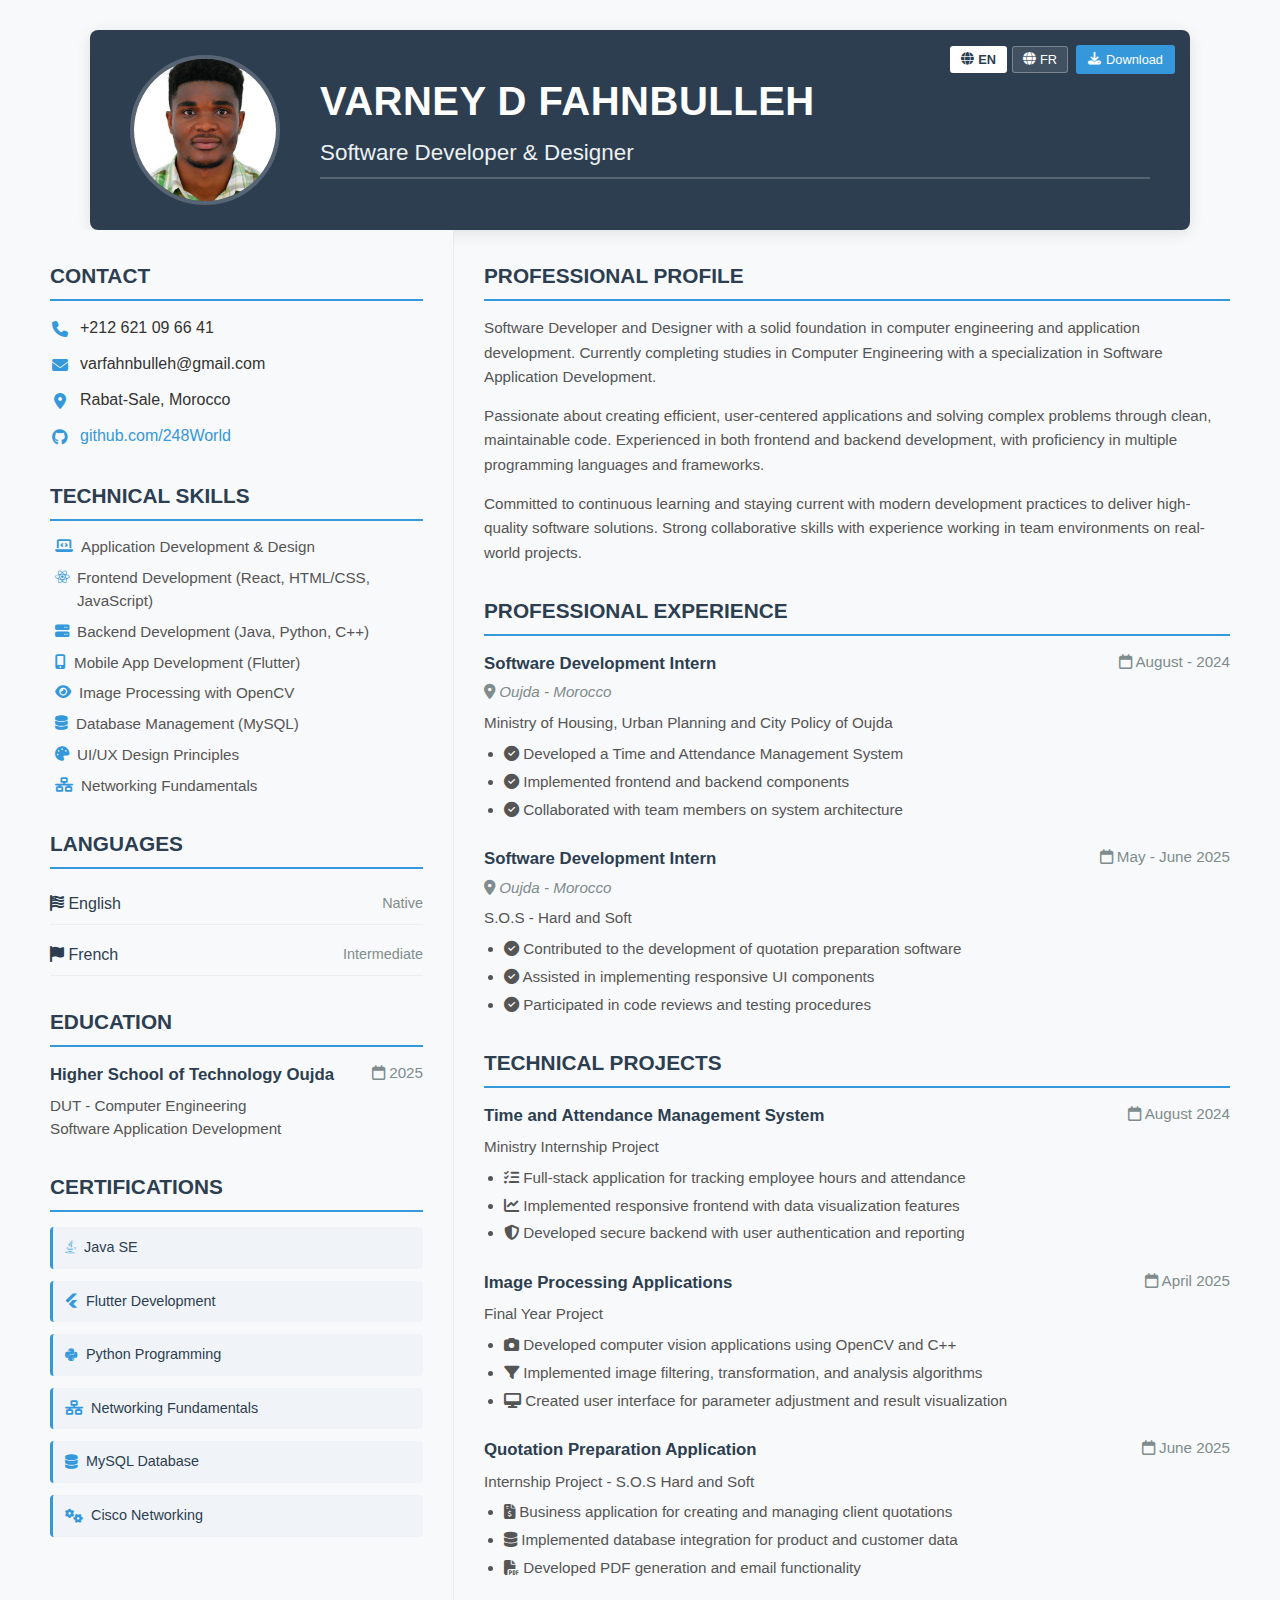
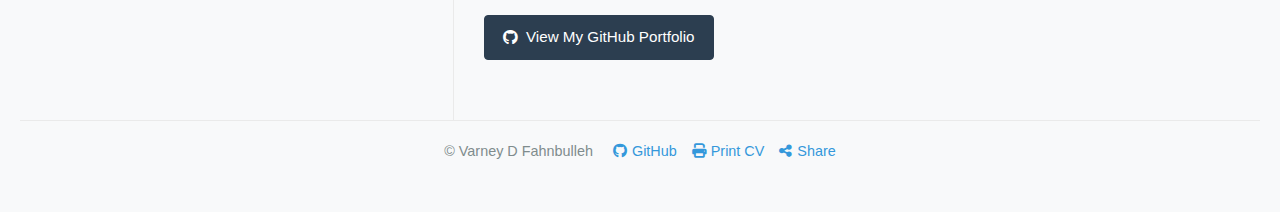
<file: cv.html>
<!DOCTYPE html>
<html lang="en">
<head>
    <meta charset="UTF-8">
    <meta name="viewport" content="width=device-width, initial-scale=1.0">
    <title>Varney D Fahnbulleh - Software Developer & Designer</title>
    <link rel="stylesheet" href="https://cdnjs.cloudflare.com/ajax/libs/font-awesome/6.4.0/css/all.min.css">
    <link rel="stylesheet" href="cs.css">
        
</head>
<body>
    <div class="cv-container">
        <header class="cv-header">
            <div class="header-controls">
                <div class="language-switcher">
                    <button class="lang-btn active" id="english-btn">
                        <i class="fas fa-globe"></i>
                        EN
                    </button>
                    <button class="lang-btn" id="french-btn">
                        <i class="fas fa-globe"></i>
                        FR
                    </button>
                </div>
                
                <a href="#" class="download-btn" id="download-btn">
                    <i class="fas fa-download"></i>
                    <span id="download-text">Download</span>
                </a>
            </div>
            
            <div class="header-content">
                <img class="profile-img" src="varney.jpeg" alt="Varney D Fahnbulleh Profile Picture">
                
                <div class="name-title">
                    <h1 id="name">VARNEY D FAHNBULLEH</h1>
                    <div class="job-title" id="job-title">Software Developer & Designer</div>
                    
    
                    </div>
                </div>
            </div>
        </header>
        
        <div class="cv-body">
            <div class="left-column">
                <!-- Contact Section -->
                <div class="section">
                    <div class="section-title">
                        <span id="contact-title">CONTACT</span>
                    </div>
                    
                    <div class="contact-details">
                        <div class="contact-detail-item">
                            <div class="contact-icon">
                                <i class="fas fa-phone"></i>
                            </div>
                            <div id="phone-number">+212 621 09 66 41</div>
                        </div>
                        
                        <div class="contact-detail-item">
                            <div class="contact-icon">
                                <i class="fas fa-envelope"></i>
                            </div>
                            <div id="email">varfahnbulleh@gmail.com</div>
                        </div>
                        
                        <div class="contact-detail-item">
                            <div class="contact-icon">
                                <i class="fas fa-map-marker-alt"></i>
                            </div>
                            <div id="location">Rabat-Sale, Maroc</div>
                        </div>
                        
                        <div class="contact-detail-item">
                            <div class="contact-icon">
                                <i class="fab fa-github"></i>
                            </div>
                            <div>
                                <a href="https://github.com/248World" target="_blank" style="color: #3498db; text-decoration: none;" id="github-contact">github.com/248World</a>
                            </div>
                        </div>
                    </div>
                </div>
                
                <!-- Skills Section -->
                <div class="section">
                    <div class="section-title">
                        <span id="skills-title">TECHNICAL SKILLS</span>
                    </div>
                    
                    <div class="detailed-skills">
                        <div class="detailed-skill-item" id="skill1">
                            <i class="fas fa-laptop-code"></i>
                            <span>Application Development & Design</span>
                        </div>
                        <div class="detailed-skill-item" id="skill2">
                            <i class="fab fa-react"></i>
                            <span>Frontend Development (React, HTML/CSS, JavaScript)</span>
                        </div>
                        <div class="detailed-skill-item" id="skill3">
                            <i class="fas fa-server"></i>
                            <span>Backend Development (Java, Python, C++)</span>
                        </div>
                        <div class="detailed-skill-item" id="skill4">
                            <i class="fas fa-mobile-alt"></i>
                            <span>Mobile App Development (Flutter)</span>
                        </div>
                        <div class="detailed-skill-item" id="skill5">
                            <i class="fas fa-eye"></i>
                            <span>Image Processing with OpenCV</span>
                        </div>
                        <div class="detailed-skill-item" id="skill6">
                            <i class="fas fa-database"></i>
                            <span>Database Management (MySQL)</span>
                        </div>
                        <div class="detailed-skill-item" id="skill7">
                            <i class="fas fa-palette"></i>
                            <span>UI/UX Design Principles</span>
                        </div>
                        <div class="detailed-skill-item" id="skill8">
                            <i class="fas fa-network-wired"></i>
                            <span>Networking Fundamentals</span>
                        </div>
                    </div>
                </div>
                
                <!-- Languages Section -->
                <div class="section">
                    <div class="section-title">
                        <span id="languages-title">LANGUAGES</span>
                    </div>
                    
                    <div class="languages-list">
                        <div class="language-item">
                            <span class="language-name" id="lang1">
                                <i class="fas fa-flag-usa"></i> English
                            </span>
                            <span class="language-level" id="lang1-level">Native</span>
                        </div>
                        <div class="language-item">
                            <span class="language-name" id="lang2">
                                <i class="fas fa-flag"></i> French
                            </span>
                            <span class="language-level" id="lang2-level">Intermediate</span>
                        </div>
                    </div>
                </div>
                
                <!-- Education in Left Column -->
                <div class="section">
                    <div class="section-title">
                        <span id="education-title-left">EDUCATION</span>
                    </div>
                    
                    <div class="item">
                        <div class="item-header">
                            <div class="item-title" id="edu-left-title1">Higher School of Technology Oujda</div>
                            <div class="item-date" id="edu-left-date1">
                                <i class="far fa-calendar"></i> 2025
                            </div>
                        </div>
                        <div class="item-description" id="edu-left-desc1">DUT - Computer Engineering<br>Software Application Development</div>
                    </div>
                </div>
                
                <!-- Certifications -->
                <div class="section">
                    <div class="section-title">
                        <span id="certifications-title">CERTIFICATIONS</span>
                    </div>
                    
                    <div class="certifications-list">
                        <div class="cert-tag" id="cert1">
                            <i class="fab fa-java"></i> Java SE
                        </div>
                        <div class="cert-tag" id="cert2">
                            <i class="fab fa-flutter"></i> Flutter Development
                        </div>
                        <div class="cert-tag" id="cert3">
                            <i class="fab fa-python"></i> Python Programming
                        </div>
                        <div class="cert-tag" id="cert4">
                            <i class="fas fa-network-wired"></i> Networking Fundamentals
                        </div>
                        <div class="cert-tag" id="cert5">
                            <i class="fas fa-database"></i> MySQL Database
                        </div>
                        <div class="cert-tag" id="cert6">
                            <i class="fas fa-cogs"></i> Cisco Networking
                        </div>
                    </div>
                </div>
            </div>
            
            <div class="right-column">
                <!-- Profile Section - NOW AT THE TOP -->
                <div class="section">
                    <div class="section-title">
                        <span id="profile-title">PROFESSIONAL PROFILE</span>
                    </div>
                    
                    <div class="profile-text" id="profile-text1">
                        Software Developer and Designer with a solid foundation in computer engineering and application development. Currently completing studies in Computer Engineering with a specialization in Software Application Development.
                    </div>
                    
                    <div class="profile-text" id="profile-text2">
                        Passionate about creating efficient, user-centered applications and solving complex problems through clean, maintainable code. Experienced in both frontend and backend development, with proficiency in multiple programming languages and frameworks.
                    </div>
                    
                    <div class="profile-text" id="profile-text3">
                        Committed to continuous learning and staying current with modern development practices to deliver high-quality software solutions. Strong collaborative skills with experience working in team environments on real-world projects.
                    </div>
                </div>
                
                <!-- Experience Section -->
                <div class="section">
                    <div class="section-title">
                        <span id="experience-title">PROFESSIONAL EXPERIENCE</span>
                    </div>
                    
                    <div class="item">
                        <div class="item-header">
                            <div class="item-title" id="intern-title1">Software Development Intern</div>
                            <div class="item-date" id="intern-date1">
                                <i class="far fa-calendar"></i> August - 2024
                            </div>
                        </div>
                        <div class="item-location" id="intern-location1">
                            <i class="fas fa-map-marker-alt"></i> Oujda - Morocco
                        </div>
                        <div class="item-description" id="intern-org1">Ministry of Housing, Urban Planning and City Policy of Oujda</div>
                        <ul>
                            <li id="intern-task1"><i class="fas fa-check-circle"></i> Developed a Time and Attendance Management System</li>
                            <li id="intern-task2"><i class="fas fa-check-circle"></i> Implemented frontend and backend components</li>
                            <li id="intern-task3"><i class="fas fa-check-circle"></i> Collaborated with team members on system architecture</li>
                        </ul>
                    </div>
                    
                    <div class="item">
                        <div class="item-header">
                            <div class="item-title" id="intern-title2">Software Development Intern</div>
                            <div class="item-date" id="intern-date2">
                                <i class="far fa-calendar"></i> May - June 2025
                            </div>
                        </div>
                        <div class="item-location" id="intern-location2">
                            <i class="fas fa-map-marker-alt"></i> Oujda - Morocco
                        </div>
                        <div class="item-description" id="intern-org2">S.O.S - Hard and Soft</div>
                        <ul>
                            <li id="intern-task4"><i class="fas fa-check-circle"></i> Contributed to the development of quotation preparation software</li>
                            <li id="intern-task5"><i class="fas fa-check-circle"></i> Assisted in implementing responsive UI components</li>
                            <li id="intern-task6"><i class="fas fa-check-circle"></i> Participated in code reviews and testing procedures</li>
                        </ul>
                    </div>
                </div>
                
                <!-- Projects Section -->
                <div class="section">
                    <div class="section-title">
                        <span id="projects-title">TECHNICAL PROJECTS</span>
                    </div>
                    
                    <div class="item">
                        <div class="item-header">
                            <div class="item-title" id="project-title1">Time and Attendance Management System</div>
                            <div class="item-date" id="project-date1">
                                <i class="far fa-calendar"></i> August 2024
                            </div>
                        </div>
                        <div class="item-description" id="project-org1">Ministry Internship Project</div>
                        <ul>
                            <li id="project-desc1"><i class="fas fa-tasks"></i> Full-stack application for tracking employee hours and attendance</li>
                            <li id="project-desc2"><i class="fas fa-chart-line"></i> Implemented responsive frontend with data visualization features</li>
                            <li id="project-desc3"><i class="fas fa-shield-alt"></i> Developed secure backend with user authentication and reporting</li>
                        </ul>
                    </div>
                    
                    <div class="item">
                        <div class="item-header">
                            <div class="item-title" id="project-title2">Image Processing Applications</div>
                            <div class="item-date" id="project-date2">
                                <i class="far fa-calendar"></i> April 2025
                            </div>
                        </div>
                        <div class="item-description" id="project-org2">Final Year Project</div>
                        <ul>
                            <li id="project-desc4"><i class="fas fa-camera"></i> Developed computer vision applications using OpenCV and C++</li>
                            <li id="project-desc5"><i class="fas fa-filter"></i> Implemented image filtering, transformation, and analysis algorithms</li>
                            <li id="project-desc6"><i class="fas fa-desktop"></i> Created user interface for parameter adjustment and result visualization</li>
                        </ul>
                    </div>
                    
                    <div class="item">
                        <div class="item-header">
                            <div class="item-title" id="project-title3">Quotation Preparation Application</div>
                            <div class="item-date" id="project-date3">
                                <i class="far fa-calendar"></i> June 2025
                            </div>
                        </div>
                        <div class="item-description" id="project-org3">Internship Project - S.O.S Hard and Soft</div>
                        <ul>
                            <li id="project-desc7"><i class="fas fa-file-invoice-dollar"></i> Business application for creating and managing client quotations</li>
                            <li id="project-desc8"><i class="fas fa-database"></i> Implemented database integration for product and customer data</li>
                            <li id="project-desc9"><i class="fas fa-file-pdf"></i> Developed PDF generation and email functionality</li>
                        </ul>
                    </div>
                    
                    <a href="https://github.com/248World" class="github-link" target="_blank" id="github-button">
                        <i class="fab fa-github"></i>
                        <span id="github-text">View My GitHub Portfolio</span>
                    </a>
                </div>
            </div>
        </div>
        
        <footer>
            <p id="footer-text">© Varney D Fahnbulleh </p>
            <div class="footer-links">
                <a href="https://github.com/248World" class="footer-link" target="_blank">
                    <i class="fab fa-github"></i>
                    <span>GitHub</span>
                </a>
                <a href="#" class="footer-link" id="print-cv">
                    <i class="fas fa-print"></i>
                    <span id="print-text">Print CV</span>
                </a>
                <a href="#" class="footer-link" id="share-cv">
                    <i class="fas fa-share-alt"></i>
                    <span id="share-text">Share</span>
                </a>
            </div>
        </footer>
    </div>

    <script>
        // English content
        const englishContent = {
            name: "VARNEY D FAHNBULLEH",
            jobTitle: "Software Developer & Designer",
            githubText: "View My GitHub Portfolio",
            downloadText: "Download",
            githubLink: "https://github.com/248World",
            contactTitle: "CONTACT",
            phoneNumber: "+212 621 09 66 41",
            email: "varfahnbulleh@gmail.com",
            location: "Rabat-Sale, Morocco",
            githubContact: "github.com/248World",
            skillsTitle: "TECHNICAL SKILLS",
            skill1: "Application Development & Design",
            skill2: "Frontend Development (React, HTML/CSS, JavaScript)",
            skill3: "Backend Development (Java, Python, C++)",
            skill4: "Mobile App Development (Flutter)",
            skill5: "Image Processing with OpenCV",
            skill6: "Database Management (MySQL)",
            skill7: "UI/UX Design Principles",
            skill8: "Networking Fundamentals",
            languagesTitle: "LANGUAGES",
            lang1: "English",
            lang1Level: "Native",
            lang2: "French",
            lang2Level: "Intermediate",
            educationTitle: "EDUCATION",
            experienceTitle: "PROFESSIONAL EXPERIENCE",
            internTitle1: "Software Development Intern",
            internDate1: "August - 2024",
            internLocation1: "Oujda - Morocco",
            internOrg1: "Ministry of Housing, Urban Planning and City Policy of Oujda",
            internTask1: "Developed a Time and Attendance Management System",
            internTask2: "Implemented frontend and backend components",
            internTask3: "Collaborated with team members on system architecture",
            internTitle2: "Software Development Intern",
            internDate2: "May - June 2025",
            internLocation2: "Oujda - Morocco",
            internOrg2: "S.O.S - Hard and Soft",
            internTask4: "Contributed to the development of quotation preparation software",
            internTask5: "Assisted in implementing responsive UI components",
            internTask6: "Participated in code reviews and testing procedures",
            educationTitleLeft: "EDUCATION",
            eduLeftTitle1: "Higher School of Technology Oujda",
            eduLeftDate1: "2025",
            eduLeftDesc1: "DUT - Computer Engineering<br>Software Application Development",
            profileTitle: "PROFESSIONAL PROFILE",
            profileText1: "Software Developer and Designer with a solid foundation in computer engineering and application development. Currently completing studies in Computer Engineering with a specialization in Software Application Development.",
            profileText2: "Passionate about creating efficient, user-centered applications and solving complex problems through clean, maintainable code. Experienced in both frontend and backend development, with proficiency in multiple programming languages and frameworks.",
            profileText3: "Committed to continuous learning and staying current with modern development practices to deliver high-quality software solutions. Strong collaborative skills with experience working in team environments on real-world projects.",
            projectsTitle: "TECHNICAL PROJECTS",
            projectTitle1: "Time and Attendance Management System",
            projectDate1: "August 2024",
            projectOrg1: "Ministry Internship Project",
            projectDesc1: "Full-stack application for tracking employee hours and attendance",
            projectDesc2: "Implemented responsive frontend with data visualization features",
            projectDesc3: "Developed secure backend with user authentication and reporting",
            projectTitle2: "Image Processing Applications",
            projectDate2: "April 2025",
            projectOrg2: "Final Year Project",
            projectDesc4: "Developed computer vision applications using OpenCV and C++",
            projectDesc5: "Implemented image filtering, transformation, and analysis algorithms",
            projectDesc6: "Created user interface for parameter adjustment and result visualization",
            projectTitle3: "Quotation Preparation Application",
            projectDate3: "June 2025",
            projectOrg3: "Internship Project - S.O.S Hard and Soft",
            projectDesc7: "Business application for creating and managing client quotations",
            projectDesc8: "Implemented database integration for product and customer data",
            projectDesc9: "Developed PDF generation and email functionality",
            certificationsTitle: "CERTIFICATIONS",
            cert1: "Java SE",
            cert2: "Flutter Development",
            cert3: "Python Programming",
            cert4: "Networking Fundamentals",
            cert5: "MySQL Database",
            cert6: "Cisco Networking",
            footerText: "© Varney D Fahnbulleh ",
            printText: "Print CV",
            shareText: "Share"
        };

        // French content
        const frenchContent = {
            name: "VARNEY D FAHNBULLEH",
            jobTitle: "Développeur Logiciel & Designer",
            githubText: "Voir Mon Portfolio GitHub",
            downloadText: "Télécharger",
            githubLink: "https://github.com/248World",
            contactTitle: "CONTACT",
            phoneNumber: "+212 621 09 66 41",
            email: "varfahnbulleh@gmail.com",
            location: "Rabat-Sale, Maroc",
            githubContact: "github.com/248World",
            skillsTitle: "COMPÉTENCES TECHNIQUES",
            skill1: "Développement & Conception d'Applications",
            skill2: "Développement Frontend (React, HTML/CSS, JavaScript)",
            skill3: "Développement Backend (Java, Python, C++)",
            skill4: "Développement d'Applications Mobiles (Flutter)",
            skill5: "Traitement d'Images avec OpenCV",
            skill6: "Gestion de Bases de Données (MySQL)",
            skill7: "Principes de Conception UI/UX",
            skill8: "Fondamentaux des Réseaux",
            languagesTitle: "LANGUES",
            lang1: "Anglais",
            lang1Level: "Maternelle",
            lang2: "French",
            lang2Level: "Intermediate",
            educationTitle: "FORMATION",
            experienceTitle: "EXPÉRIENCE PROFESSIONNELLE",
            internTitle1: "Stagiaire en Développement Logiciel",
            internDate1: "Août - 2024",
            internLocation1: "Oujda - Maroc",
            internOrg1: "Ministère de l'habitat, de l'Urbanisme de la politique de la ville d'Oujda",
            internTask1: "Développement d'un Système de Gestion du Temps et de Présence",
            internTask2: "Implémentation des composants frontend et backend",
            internTask3: "Collaboration avec l'équipe sur l'architecture du système",
            internTitle2: "Stagiaire en Développement Logiciel",
            internDate2: "Mai - Juin 2025",
            internLocation2: "Oujda - Maroc",
            internOrg2: "S.O.S - Hard and Soft",
            internTask4: "Contribution au développement d'un logiciel de préparation de devis",
            internTask5: "Assistance à l'implémentation de composants UI réactifs",
            internTask6: "Participation aux revues de code et procédures de test",
            educationTitleLeft: "FORMATION",
            eduLeftTitle1: "École Supérieure de Technologie Oujda",
            eduLeftDate1: "2025",
            eduLeftDesc1: "DUT – Génie Informatique<br>Développement d'Applications Informatiques",
            profileTitle: "PROFIL PROFESSIONNEL",
            profileText1: "Développeur Logiciel et Designer avec une solide base en génie informatique et développement d'applications. Actuellement en fin d'études en Génie Informatique avec une spécialisation en Développement d'Applications Informatiques.",
            profileText2: "Passionné par la création d'applications efficaces et centrées sur l'utilisateur et la résolution de problèmes complexes grâce à un code propre et maintenable. Expérimenté à la fois en développement frontend et backend, avec maîtrise de plusieurs langages de programmation et frameworks.",
            profileText3: "Engagé dans l'apprentissage continu et la veille des pratiques de développement modernes pour fournir des solutions logicielles de haute qualité. Fortes compétences collaboratives avec expérience de travail en équipe sur des projets réels.",
            projectsTitle: "PROJETS TECHNIQUES",
            projectTitle1: "Système de Gestion du Temps et de Présence",
            projectDate1: "Août 2024",
            projectOrg1: "Projet de Stage Ministériel",
            projectDesc1: "Application full-stack pour le suivi des heures et de la présence des employés",
            projectDesc2: "Implémentation d'un frontend réactif avec fonctionnalités de visualisation de données",
            projectDesc3: "Développement d'un backend sécurisé avec authentification utilisateur et reporting",
            projectTitle2: "Applications de Traitement d'Images",
            projectDate2: "Avril 2025",
            projectOrg2: "Projet de Fin d'Études",
            projectDesc4: "Développement d'applications de vision par ordinateur utilisant OpenCV et C++",
            projectDesc5: "Implémentation d'algorithmes de filtrage, transformation et analyse d'images",
            projectDesc6: "Création d'interface utilisateur pour l'ajustement des paramètres et visualisation des résultats",
            projectTitle3: "Application de Préparation de Devis",
            projectDate3: "Juin 2025",
            projectOrg3: "Projet de Stage - S.O.S Hard and Soft",
            projectDesc7: "Application métier pour la création et gestion des devis clients",
            projectDesc8: "Implémentation de l'intégration de base de données pour les données produits et clients",
            projectDesc9: "Développement de fonctionnalités de génération PDF et d'envoi par email",
            certificationsTitle: "CERTIFICATIONS",
            cert1: "Java SE",
            cert2: "Développement Flutter",
            cert3: "Programmation Python",
            cert4: "Fondamentaux des Réseaux",
            cert5: "Base de Données MySQL",
            cert6: "Réseaux Cisco",
            footerText: "© Varney D Fahnbulleh ",
            printText: "Imprimer CV",
            shareText: "Partager"
        };

        // Get DOM elements
        const englishBtn = document.getElementById('english-btn');
        const frenchBtn = document.getElementById('french-btn');
        const downloadBtn = document.getElementById('download-btn');
        const githubLinkElement = document.getElementById('github-link');
        const githubButton = document.getElementById('github-button');
        const printLink = document.getElementById('print-cv');
        const shareLink = document.getElementById('share-cv');
        
        // Function to update content based on selected language
        function updateContent(lang) {
            const content = lang === 'english' ? englishContent : frenchContent;
            
            // Update all content
            document.getElementById('name').textContent = content.name;
            document.getElementById('job-title').textContent = content.jobTitle;
            document.getElementById('github-text').textContent = content.githubText;
            document.getElementById('download-text').textContent = content.downloadText;
            document.getElementById('print-text').textContent = content.printText;
            document.getElementById('share-text').textContent = content.shareText;
            
            // Update contact information
            document.getElementById('contact-title').textContent = content.contactTitle;
            document.getElementById('phone-number').textContent = content.phoneNumber;
            document.getElementById('email').textContent = content.email;
            document.getElementById('location').textContent = content.location;
            document.getElementById('github-contact').textContent = content.githubContact;
            
            // Update skills
            document.getElementById('skills-title').textContent = content.skillsTitle;
            document.getElementById('skill1').querySelector('span:nth-child(2)').textContent = content.skill1;
            document.getElementById('skill2').querySelector('span:nth-child(2)').textContent = content.skill2;
            document.getElementById('skill3').querySelector('span:nth-child(2)').textContent = content.skill3;
            document.getElementById('skill4').querySelector('span:nth-child(2)').textContent = content.skill4;
            document.getElementById('skill5').querySelector('span:nth-child(2)').textContent = content.skill5;
            document.getElementById('skill6').querySelector('span:nth-child(2)').textContent = content.skill6;
            document.getElementById('skill7').querySelector('span:nth-child(2)').textContent = content.skill7;
            document.getElementById('skill8').querySelector('span:nth-child(2)').textContent = content.skill8;
            
            // Update languages
            document.getElementById('languages-title').textContent = content.languagesTitle;
            document.getElementById('lang1').innerHTML = '<i class="fas fa-flag-usa"></i> ' + content.lang1;
            document.getElementById('lang1-level').textContent = content.lang1Level;
            document.getElementById('lang2').innerHTML = '<i class="fas fa-flag"></i> ' + content.lang2;
            document.getElementById('lang2-level').textContent = content.lang2Level;
            
            // Update GitHub links
            githubLinkElement.href = content.githubLink;
            githubButton.href = content.githubLink;
            
            // Update education in left column
            document.getElementById('education-title-left').textContent = content.educationTitleLeft;
            document.getElementById('edu-left-title1').textContent = content.eduLeftTitle1;
            document.getElementById('edu-left-date1').innerHTML = '<i class="far fa-calendar"></i> ' + content.eduLeftDate1;
            document.getElementById('edu-left-desc1').innerHTML = content.eduLeftDesc1;
            
            document.getElementById('experience-title').textContent = content.experienceTitle;
            document.getElementById('intern-title1').textContent = content.internTitle1;
            document.getElementById('intern-date1').innerHTML = '<i class="far fa-calendar"></i> ' + content.internDate1;
            document.getElementById('intern-location1').innerHTML = '<i class="fas fa-map-marker-alt"></i> ' + content.internLocation1;
            document.getElementById('intern-org1').textContent = content.internOrg1;
            document.getElementById('intern-task1').innerHTML = '<i class="fas fa-check-circle"></i> ' + content.internTask1;
            document.getElementById('intern-task2').innerHTML = '<i class="fas fa-check-circle"></i> ' + content.internTask2;
            document.getElementById('intern-task3').innerHTML = '<i class="fas fa-check-circle"></i> ' + content.internTask3;
            
            document.getElementById('intern-title2').textContent = content.internTitle2;
            document.getElementById('intern-date2').innerHTML = '<i class="far fa-calendar"></i> ' + content.internDate2;
            document.getElementById('intern-location2').innerHTML = '<i class="fas fa-map-marker-alt"></i> ' + content.internLocation2;
            document.getElementById('intern-org2').textContent = content.internOrg2;
            document.getElementById('intern-task4').innerHTML = '<i class="fas fa-check-circle"></i> ' + content.internTask4;
            document.getElementById('intern-task5').innerHTML = '<i class="fas fa-check-circle"></i> ' + content.internTask5;
            document.getElementById('intern-task6').innerHTML = '<i class="fas fa-check-circle"></i> ' + content.internTask6;
            
            // Update profile section
            document.getElementById('profile-title').textContent = content.profileTitle;
            document.getElementById('profile-text1').textContent = content.profileText1;
            document.getElementById('profile-text2').textContent = content.profileText2;
            document.getElementById('profile-text3').textContent = content.profileText3;
            
            document.getElementById('projects-title').textContent = content.projectsTitle;
            document.getElementById('project-title1').textContent = content.projectTitle1;
            document.getElementById('project-date1').innerHTML = '<i class="far fa-calendar"></i> ' + content.projectDate1;
            document.getElementById('project-org1').textContent = content.projectOrg1;
            document.getElementById('project-desc1').innerHTML = '<i class="fas fa-tasks"></i> ' + content.projectDesc1;
            document.getElementById('project-desc2').innerHTML = '<i class="fas fa-chart-line"></i> ' + content.projectDesc2;
            document.getElementById('project-desc3').innerHTML = '<i class="fas fa-shield-alt"></i> ' + content.projectDesc3;
            
            document.getElementById('project-title2').textContent = content.projectTitle2;
            document.getElementById('project-date2').innerHTML = '<i class="far fa-calendar"></i> ' + content.projectDate2;
            document.getElementById('project-org2').textContent = content.projectOrg2;
            document.getElementById('project-desc4').innerHTML = '<i class="fas fa-camera"></i> ' + content.projectDesc4;
            document.getElementById('project-desc5').innerHTML = '<i class="fas fa-filter"></i> ' + content.projectDesc5;
            document.getElementById('project-desc6').innerHTML = '<i class="fas fa-desktop"></i> ' + content.projectDesc6;
            
            document.getElementById('project-title3').textContent = content.projectTitle3;
            document.getElementById('project-date3').innerHTML = '<i class="far fa-calendar"></i> ' + content.projectDate3;
            document.getElementById('project-org3').textContent = content.projectOrg3;
            document.getElementById('project-desc7').innerHTML = '<i class="fas fa-file-invoice-dollar"></i> ' + content.projectDesc7;
            document.getElementById('project-desc8').innerHTML = '<i class="fas fa-database"></i> ' + content.projectDesc8;
            document.getElementById('project-desc9').innerHTML = '<i class="fas fa-file-pdf"></i> ' + content.projectDesc9;
            
            document.getElementById('certifications-title').textContent = content.certificationsTitle;
            document.getElementById('cert1').innerHTML = '<i class="fab fa-java"></i> ' + content.cert1;
            document.getElementById('cert2').innerHTML = '<i class="fab fa-flutter"></i> ' + content.cert2;
            document.getElementById('cert3').innerHTML = '<i class="fab fa-python"></i> ' + content.cert3;
            document.getElementById('cert4').innerHTML = '<i class="fas fa-network-wired"></i> ' + content.cert4;
            document.getElementById('cert5').innerHTML = '<i class="fas fa-database"></i> ' + content.cert5;
            document.getElementById('cert6').innerHTML = '<i class="fas fa-cogs"></i> ' + content.cert6;
            
            document.getElementById('footer-text').textContent = content.footerText;
            
            // Update active button state
            if (lang === 'english') {
                englishBtn.classList.add('active');
                frenchBtn.classList.remove('active');
            } else {
                frenchBtn.classList.add('active');
                englishBtn.classList.remove('active');
            }
        }
        
        // Download CV functionality
        downloadBtn.addEventListener('click', function(e) {
            e.preventDefault();
            
            // Get current language for the filename
            const currentLang = englishBtn.classList.contains('active') ? 'en' : 'fr';
            const filename = `Varney_Fahnbulleh_CV_${currentLang}.pdf`;
            
            // Show download message
            alert(`This CV will be downloaded as "${filename}".\n\nFor a complete PDF version with proper formatting, please use your browser's print function (Ctrl+P or Cmd+P) and select "Save as PDF".`);
            
            // Trigger browser print for better PDF generation
            setTimeout(() => {
                window.print();
            }, 500);
        });
        
        // Print CV functionality
        printLink.addEventListener('click', function(e) {
            e.preventDefault();
            window.print();
        });
        
        // Share CV functionality
        shareLink.addEventListener('click', function(e) {
            e.preventDefault();
            
            // Get current language for sharing
            const currentLang = englishBtn.classList.contains('active') ? 'English' : 'French';
            const shareText = `Check out Varney D Fahnbulleh's professional CV (${currentLang} version)`;
            const shareUrl = window.location.href;
            
            // Use Web Share API if available
            if (navigator.share) {
                navigator.share({
                    title: 'Varney D Fahnbulleh - CV',
                    text: shareText,
                    url: shareUrl
                });
            } else {
                // Fallback to clipboard copy
                navigator.clipboard.writeText(shareUrl).then(() => {
                    alert('CV link copied to clipboard! You can now share it.');
                }).catch(err => {
                    alert('Please copy this URL to share: ' + shareUrl);
                });
            }
        });
        
        // Event listeners for language switching
        englishBtn.addEventListener('click', () => updateContent('english'));
        frenchBtn.addEventListener('click', () => updateContent('french'));
        
        // Initialize with English content
        document.addEventListener('DOMContentLoaded', () => updateContent('english'));
    </script>
</body>
</html>
</file>
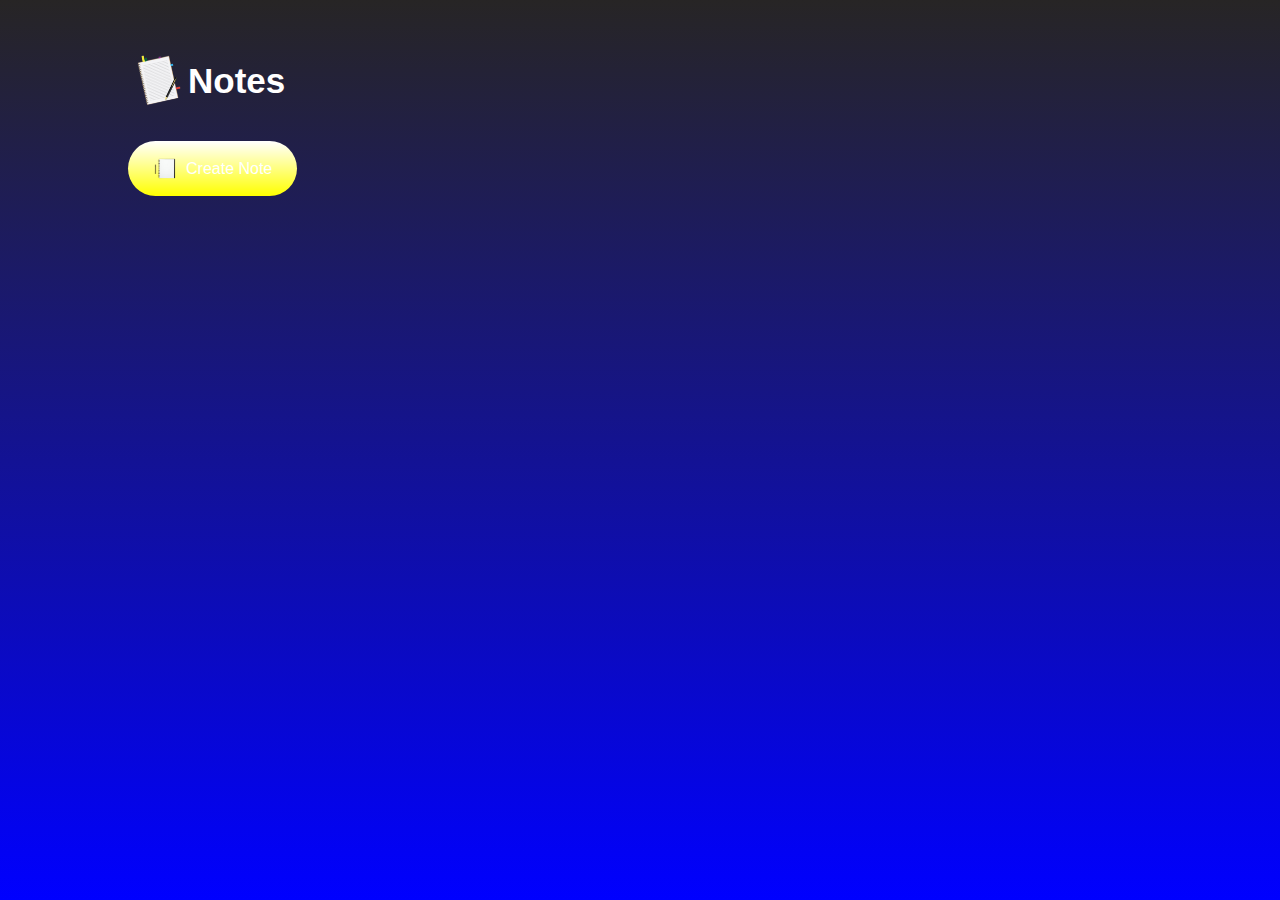
<file: noteapp.html>
<!DOCTYPE html>
<html lang="en">
<head>
    <meta charset="UTF-8">
    <meta name="viewport" content="width=device-width, initial-scale=1.0">
    <link rel="shortcut icon" href="notes.png" type="image/x-icon">
    <link rel="stylesheet" href="notestyle.css">
    <link rel="shortcut icon" href="todolist.png" type="image/x-icon">
    <title>Note App</title>
</head>
<body>
    <div class="container">
        <h1><img src="notes.png" alt="">Notes</h1>
        <button class="btn"><img src="edit (3).png"> Create Note</button>
        <div class="notes-container">
           <!-- <p contenteditable="true" class="input-box">
                <img src="images\delete.png"> 
            </p> --> 
        </div>
    </div>
    <script src="notescript.js"></script>
</body>

</html>
</file>
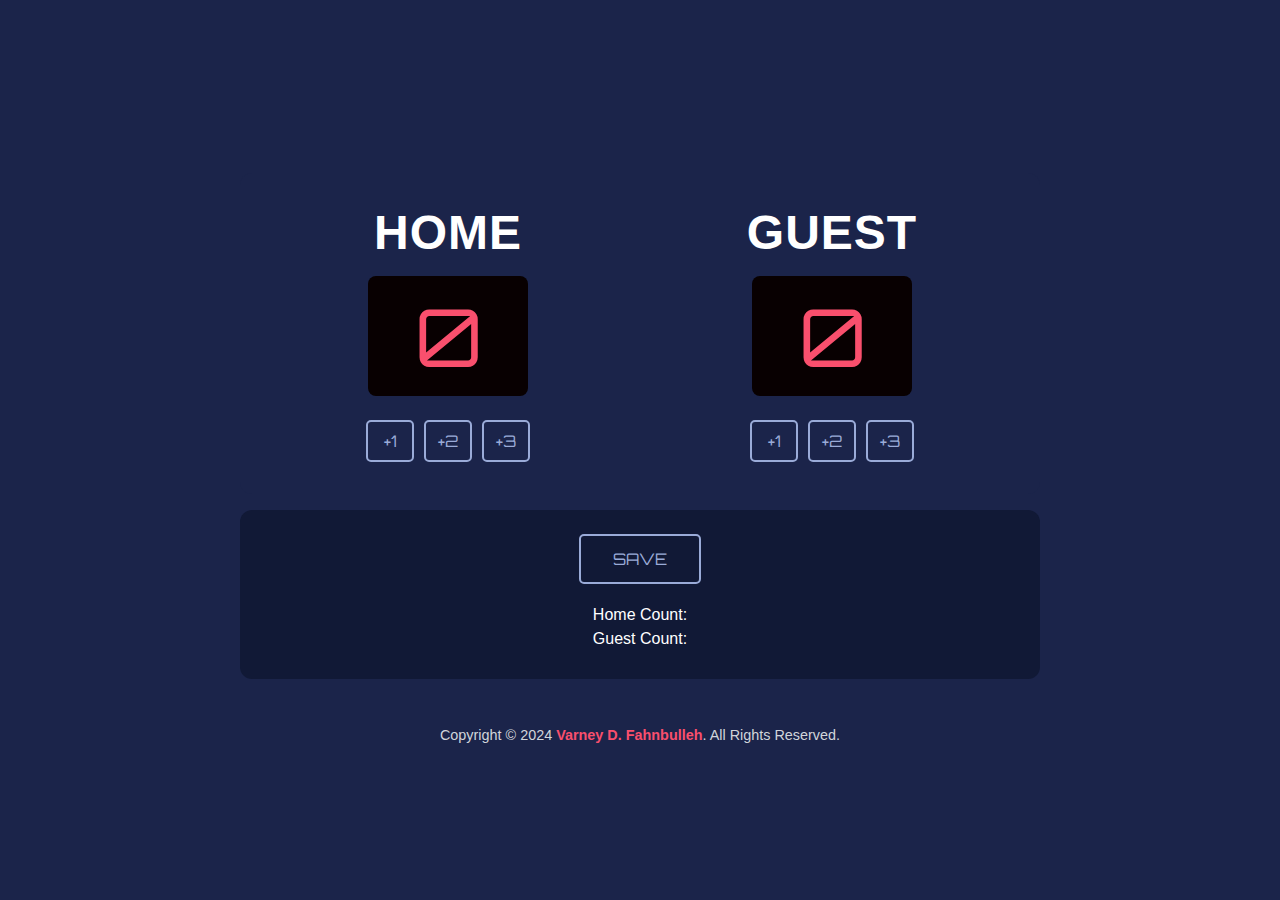
<file: scoreindex.html>
<!DOCTYPE html>
<html lang="en">
<head>
    <meta charset="UTF-8">
    <meta name="viewport" content="width=device-width, initial-scale=1.0">
    <title>Basketball Scoreboard</title>

    <link href="https://fonts.googleapis.com/css?family=Orbitron" rel="stylesheet" type="text/css">
    <link rel="shortcut icon" href="basketball-png-1.png" type="image/x-icon">

    <style>
        * {
            margin: 0;
            padding: 0;
            box-sizing: border-box;
        }

        body {
            min-height: 100vh;
            background: #1b244a;
            color: #ffffff;
            font-family: Arial, sans-serif;
            display: flex;
            flex-direction: column;
            justify-content: center;
        }

        .container {
            width: 90%;
            max-width: 800px;
            margin: 2rem auto 1rem;
            padding: 2rem;
            background: #1b244a;
            display: flex;
            justify-content: space-around;
            gap: 2rem;
            text-align: center;
            border-radius: 12px;
        }

        .home,
        .guest {
            width: 100%;
        }

        h1 {
            margin-bottom: 1rem;
            font-size: clamp(2rem, 5vw, 3rem);
            font-weight: 700;
            letter-spacing: 1px;
        }

        #home--btn,
        #guest--btn {
            width: 160px;
            height: 120px;
            border: none;
            border-radius: 8px;
            background: #080001;
            color: #f94f6d;
            font-family: "Orbitron", sans-serif;
            font-size: clamp(3rem, 8vw, 5rem);
            margin-bottom: 1.5rem;
            cursor: default;
        }

        .operate {
            display: flex;
            justify-content: center;
            gap: 0.6rem;
            flex-wrap: wrap;
        }

        .operate button {
            width: 48px;
            height: 42px;
            border: 2px solid #9aabd8;
            border-radius: 5px;
            background: transparent;
            color: #9aabd8;
            font-family: "Orbitron", sans-serif;
            font-size: 1rem;
            cursor: pointer;
            transition: 0.25s ease;
        }

        .operate button:hover {
            background: #9aabd8;
            color: #1b244a;
        }

        .container-two {
            width: 90%;
            max-width: 800px;
            margin: 0 auto 2rem;
            padding: 1.5rem 2rem;
            background: #111936;
            border-radius: 12px;
            text-align: center;
        }

        .save--btn {
            border: 2px solid #9aabd8;
            border-radius: 5px;
            background: transparent;
            color: #9aabd8;
            padding: 0.8rem 2rem;
            font-family: "Orbitron", sans-serif;
            font-size: 1rem;
            cursor: pointer;
            transition: 0.25s ease;
            margin-bottom: 1rem;
        }

        .save--btn:hover {
            background: #9aabd8;
            color: #1b244a;
        }

        #home--count,
        #guest--count {
            color: #ffffff;
            font-size: 1rem;
            margin: 0.4rem 0;
        }

        footer {
            text-align: center;
            padding: 1rem;
            color: #d1d5db;
            font-size: 0.9rem;
        }

        .designer {
            color: #f94f6d;
            font-weight: 700;
        }

        @media screen and (max-width: 768px) {
            body {
                justify-content: flex-start;
            }

            .container {
                flex-direction: column;
                padding: 1.5rem 1rem;
                gap: 2rem;
                margin-top: 1rem;
            }

            #home--btn,
            #guest--btn {
                width: 150px;
                height: 110px;
            }

            .container-two {
                padding: 1.2rem 1rem;
            }

            footer {
                font-size: 0.8rem;
            }
        }
    </style>
</head>

<body>
    <div class="container">
        <div class="home">
            <h1>HOME</h1>
            <button id="home--btn" type="button">0</button>

            <div class="operate">
                <button type="button" onclick="plusOne()">+1</button>
                <button type="button" onclick="plusTwo()">+2</button>
                <button type="button" onclick="plusThree()">+3</button>
            </div>
        </div>

        <div class="guest">
            <h1>GUEST</h1>
            <button id="guest--btn" type="button">0</button>

            <div class="operate">
                <button type="button" onclick="guestPlusOne()">+1</button>
                <button type="button" onclick="guestPlusTwo()">+2</button>
                <button type="button" onclick="guestPlusThree()">+3</button>
            </div>
        </div>
    </div>

    <div class="container-two">
        <button class="save--btn" type="button" onclick="saveClick()">SAVE</button>
        <p id="home--count">Home Count:</p>
        <p id="guest--count">Guest Count:</p>
    </div>

    <footer>
        <p>
            Copyright &copy; 2024
            <span class="designer">Varney D. Fahnbulleh</span>.
            All Rights Reserved.
        </p>
    </footer>

    <script>
        let homeScore = 0;
        let guestScore = 0;

        const homeBtn = document.getElementById("home--btn");
        const guestBtn = document.getElementById("guest--btn");
        const homeCount = document.getElementById("home--count");
        const guestCount = document.getElementById("guest--count");

        function plusOne() {
            homeScore += 1;
            homeBtn.textContent = homeScore;
        }

        function plusTwo() {
            homeScore += 2;
            homeBtn.textContent = homeScore;
        }

        function plusThree() {
            homeScore += 3;
            homeBtn.textContent = homeScore;
        }

        function guestPlusOne() {
            guestScore += 1;
            guestBtn.textContent = guestScore;
        }

        function guestPlusTwo() {
            guestScore += 2;
            guestBtn.textContent = guestScore;
        }

        function guestPlusThree() {
            guestScore += 3;
            guestBtn.textContent = guestScore;
        }

        function saveClick() {
            homeCount.textContent = "Home Count: " + homeScore;
            guestCount.textContent = "Guest Count: " + guestScore;
        }
    </script>
</body>
</html>
</file>
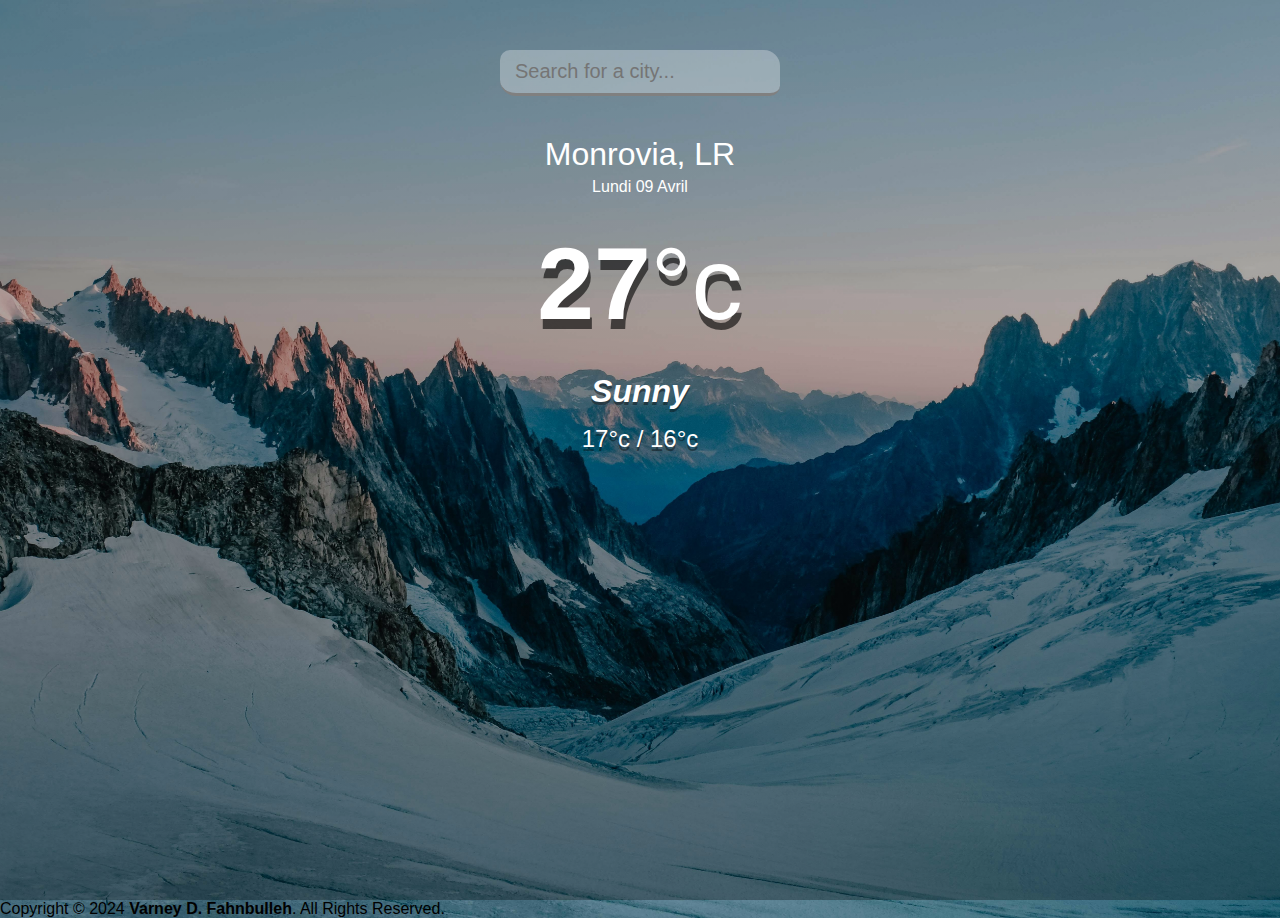
<file: weather.html>
<!DOCTYPE html>
<html lang="en">
<head>
  <meta charset="UTF-8">
  <meta name="viewport" content="width=device-width, initial-scale=1.0">
  <title>Weather App</title>
  <link rel="stylesheet" href="weathercss.css" />
  <link rel="shortcut icon" href="work2.jpg" type="image/x-icon">
</head>
<body>
  <div class="app-wrap">
    <header>
      <input type="text" autocomplete="off" class="search-box" placeholder="Search for a city..." />
    </header>
    <main>
      <section class="location">
        <div class="city">Monrovia, LR</div>
        <div class="date">Lundi 09 Avril</div>
      </section>
      <div class="current">
        <div class="temp">27<span>°c</span></div>
        <div class="weather">Sunny</div>
        <div class="hi-low">17°c / 16°c</div>
      </div>
    </main>
  </div>
  <script src="weathermain.js"></script>

  <footer>
    <div id="footer">
     Copyright &copy; 2024 <span class="FOOT">Varney D. Fahnbulleh</span>. All Rights Reserved.
    </div>
    
  </footer>
</body>
</html>
</file>
<file: cs.css>
* {
            margin: 0;
            padding: 0;
            box-sizing: border-box;
            font-family: 'Arial', 'Segoe UI', sans-serif;
        }
        
        body {
            background-color: #f8f9fa;
            color: #333;
            line-height: 1.5;
            padding: 30px 20px;
        }
        
        .cv-container {
            max-width: 1100px;
            margin: 0 auto;
            background-color: white;
            box-shadow: 0 3px 15px rgba(0, 0, 0, 0.1);
            border-radius: 8px;
            overflow: hidden;
        }
        
        /* Header with Language Switcher */
        .cv-header {
            background-color: #2c3e50;
            color: white;
            padding: 25px 40px 25px 40px;
            position: relative;
        }
        
        .header-controls {
            position: absolute;
            top: 15px;
            right: 15px;
            display: flex;
            gap: 8px;
            align-items: center;
        }
        
        .language-switcher {
            display: flex;
            gap: 5px;
        }
        
        .lang-btn {
            background: rgba(255, 255, 255, 0.1);
            border: 1px solid rgba(255, 255, 255, 0.3);
            color: white;
            padding: 5px 10px;
            border-radius: 3px;
            cursor: pointer;
            font-size: 0.8rem;
            font-weight: 500;
            transition: all 0.2s ease;
            display: flex;
            align-items: center;
            gap: 4px;
        }
        
        .lang-btn:hover {
            background: rgba(255, 255, 255, 0.2);
        }
        
        .lang-btn.active {
            background: white;
            color: #2c3e50;
            font-weight: 600;
        }
        
        .download-btn {
            background: #3498db;
            border: none;
            color: white;
            padding: 5px 12px;
            border-radius: 3px;
            cursor: pointer;
            font-size: 0.8rem;
            font-weight: 500;
            transition: all 0.2s ease;
            display: flex;
            align-items: center;
            gap: 5px;
            text-decoration: none;
        }
        
        .download-btn:hover {
            background: #2980b9;
            transform: translateY(-1px);
        }
        
        .header-content {
            display: flex;
            align-items: center;
            gap: 40px;
        }
        
        .profile-img {
            width: 150px;
            height: 150px;
            border-radius: 50%;
            object-fit: cover;
            border: 4px solid rgba(255, 255, 255, 0.2);
            flex-shrink: 0;
        }
        
        .name-title {
            flex: 1;
        }
        
        h1 {
            font-size: 2.5rem;
            margin-bottom: 5px;
            letter-spacing: 0.5px;
        }
        
        .job-title {
            font-size: 1.4rem;
            font-weight: 400;
            color: #ecf0f1;
            margin-bottom: 10px;
            padding-bottom: 8px;
            border-bottom: 2px solid rgba(255, 255, 255, 0.2);
        }
        
        .contact-info {
            display: flex;
            flex-wrap: wrap;
            gap: 15px;
            margin-top: 10px;
        }
        
        .contact-item {
            display: flex;
            align-items: center;
            gap: 6px;
            font-size: 0.9rem;
        }
        
        /* Main Content Layout */
        .cv-body {
            display: flex;
            padding: 0;
        }
        
        .left-column {
            flex: 1;
            background-color: #f8f9fa;
            padding: 30px;
            border-right: 1px solid #eaeaea;
        }
        
        .right-column {
            flex: 2;
            padding: 30px;
        }
        
        /* Section Styling */
        .section {
            margin-bottom: 30px;
        }
        
        .section-title {
            font-size: 1.3rem;
            color: #2c3e50;
            padding-bottom: 8px;
            margin-bottom: 15px;
            border-bottom: 2px solid #3498db;
            font-weight: 600;
            display: flex;
            align-items: center;
        }
        
        .section-title i {
            margin-right: 10px;
            color: #3498db;
        }
        
        /* Contact Section */
        .contact-details {
            display: flex;
            flex-direction: column;
            gap: 10px;
            margin-top: 10px;
        }
        
        .contact-detail-item {
            display: flex;
            align-items: flex-start;
            gap: 10px;
        }
        
        .contact-icon {
            color: #3498db;
            width: 20px;
            text-align: center;
            margin-top: 2px;
        }
        
        /* Experience & Education Items */
        .item {
            margin-bottom: 25px;
        }
        
        .item-header {
            display: flex;
            justify-content: space-between;
            margin-bottom: 5px;
            flex-wrap: wrap;
        }
        
        .item-title {
            font-weight: 600;
            font-size: 1.05rem;
            color: #2c3e50;
        }
        
        .item-date {
            color: #7f8c8d;
            font-weight: 500;
            font-size: 0.95rem;
        }
        
        .item-location {
            color: #7f8c8d;
            font-style: italic;
            margin-bottom: 8px;
            font-size: 0.95rem;
        }
        
        .item-description {
            color: #555;
            margin-top: 8px;
            font-size: 0.95rem;
        }
        
        /* Profile Text */
        .profile-text {
            color: #555;
            line-height: 1.6;
            font-size: 0.95rem;
            margin-bottom: 15px;
        }
        
        /* Skills Lists */
        .skills-list {
            display: flex;
            flex-wrap: wrap;
            gap: 10px;
            margin-top: 10px;
        }
        
        .skill-tag {
            background-color: #e8f4fc;
            border: 1px solid #b8d4e7;
            padding: 6px 12px;
            border-radius: 4px;
            font-size: 0.9rem;
            color: #2c3e50;
        }
        
        /* Detailed Skills List */
        .detailed-skills {
            padding-left: 5px;
        }
        
        .detailed-skill-item {
            margin-bottom: 8px;
            color: #555;
            font-size: 0.95rem;
            display: flex;
            align-items: flex-start;
        }
        
        .detailed-skill-item i {
            color: #3498db;
            margin-right: 8px;
            margin-top: 3px;
            font-size: 0.9rem;
        }
        
        /* Languages */
        .languages-list {
            display: flex;
            flex-direction: column;
            gap: 10px;
            margin-top: 10px;
        }
        
        .language-item {
            display: flex;
            justify-content: space-between;
            align-items: center;
            padding: 8px 0;
            border-bottom: 1px solid #eee;
        }
        
        .language-name {
            color: #2c3e50;
            font-weight: 500;
        }
        
        .language-level {
            color: #7f8c8d;
            font-size: 0.9rem;
        }
        
        /* Certifications */
        .certifications-list {
            display: grid;
            grid-template-columns: repeat(auto-fill, minmax(200px, 1fr));
            gap: 12px;
            margin-top: 10px;
        }
        
        .cert-tag {
            background-color: #f0f4f8;
            border-left: 3px solid #3498db;
            padding: 10px 12px;
            border-radius: 4px;
            font-size: 0.9rem;
            color: #2c3e50;
            display: flex;
            align-items: center;
            gap: 8px;
        }
        
        .cert-tag i {
            color: #3498db;
        }
        
        /* Lists */
        ul {
            padding-left: 20px;
            margin-top: 8px;
        }
        
        li {
            margin-bottom: 5px;
            color: #555;
            font-size: 0.95rem;
        }
        
        /* GitHub Link */
        .github-link {
            display: inline-flex;
            align-items: center;
            gap: 8px;
            background-color: #2c3e50;
            color: white;
            padding: 10px 18px;
            border-radius: 4px;
            text-decoration: none;
            font-weight: 500;
            margin-top: 10px;
            transition: all 0.2s ease;
            border: 1px solid #2c3e50;
            font-size: 0.95rem;
        }
        
        .github-link:hover {
            background-color: #3498db;
            border-color: #3498db;
        }
        
        /* Footer */
        footer {
            text-align: center;
            padding: 20px;
            background-color: #f8f9fa;
            color: #7f8c8d;
            font-size: 0.9rem;
            border-top: 1px solid #eaeaea;
            display: flex;
            justify-content: center;
            align-items: center;
            gap: 20px;
        }
        
        .footer-links {
            display: flex;
            gap: 15px;
        }
        
        .footer-link {
            color: #3498db;
            text-decoration: none;
            display: flex;
            align-items: center;
            gap: 5px;
        }
        
        .footer-link:hover {
            text-decoration: underline;
        }
        
        /* Responsive Design */
        @media (max-width: 992px) {
            .header-content {
                flex-direction: column;
                text-align: center;
                gap: 25px;
            }
            
            .contact-info {
                justify-content: center;
            }
        }
        
        @media (max-width: 768px) {
            .cv-body {
                flex-direction: column;
            }
            
            .left-column {
                border-right: none;
                border-bottom: 1px solid #eaeaea;
            }
            
            .header-controls {
                position: relative;
                top: 0;
                right: 0;
                justify-content: center;
                margin-bottom: 10px;
                flex-wrap: wrap;
            }
            
            .cv-header {
                padding: 20px 20px;
            }
            
            h1 {
                font-size: 2rem;
            }
            
            .profile-img {
                width: 120px;
                height: 120px;
            }
            
            .certifications-list {
                grid-template-columns: repeat(auto-fill, minmax(150px, 1fr));
            }
            
            footer {
                flex-direction: column;
                gap: 10px;
            }
        }
        
        @media (max-width: 480px) {
            body {
                padding: 15px 10px;
            }
            
            .cv-header, .left-column, .right-column {
                padding: 20px 15px;
            }
            
            .contact-info {
                flex-direction: column;
                gap: 10px;
            }
            
            .certifications-list {
                grid-template-columns: 1fr;
            }
            
            .language-item {
                flex-direction: column;
                align-items: flex-start;
                gap: 5px;
            }
            
            .header-controls {
                flex-direction: row;
                justify-content: flex-end;
                width: 100%;
            }
            
            .lang-btn, .download-btn {
                padding: 4px 8px;
                font-size: 0.75rem;
            }
        }
        
        /* Print/Download Styles */
        @media print {
            body {
                padding: 0;
                background-color: white;
            }
            
            .cv-container {
                box-shadow: none;
                border-radius: 0;
            }
            
            /* Hide language switcher, download button, and footer links when printing */
            .header-controls,
            .footer-links,
            .download-btn {
                display: none !important;
            }
            
            /* Adjust header padding */
            .cv-header {
                padding: 20px 40px 20px 40px;
            }
            
            /* Ensure proper spacing for print */
            .cv-body {
                page-break-inside: avoid;
            }
            
            /* Adjust font sizes for print */
            h1 {
                font-size: 2rem;
            }
            
            .job-title {
                font-size: 1.2rem;
            }
            
            /* Remove background colors for better print */
            .left-column {
                background-color: white !important;
            }
            
            footer {
                background-color: white !important;
            }
        }
</file>
<file: notestyle.css>
*{
    margin: 0;
    padding: 0;
    font-family: sans-serif;
    box-sizing: border-box;
}
.container{
    width: 100%;
    min-height: 100vh;
    background: linear-gradient(rgb(39, 37, 37),blue);
    color: white;
    padding-top: 4%;
    padding-left: 10%;
}
.container h1{
    display: flex;
    align-items: center;
    font-size: 35px;
    font-weight: 600;
}
.container h1 img{
    width: 60px;
}
.container button img{
    width: 25px;
    margin-right: 8px;
}
.container button{
    display: flex;
    align-items: center;
    background: linear-gradient(white,yellow);
    color: white;
    font-size: 16px;
    outline: 0;
    border: 0;
    border-radius: 40px;
    padding: 15px 25px;
    margin: 30px 0 20px;
    cursor: pointer;
}
.input-box{
    position: relative;
    max-width: 500px;
    width: 100%;
    min-height: 150px;
    background: white;
    color: #333;
    padding: 20px;
    margin: 20px 0;
    outline: none;
    border-radius: 5px;
}
.input-box img{
    width: 25px;
    position: absolute;
    bottom: 15px;
    right: 15px;
    cursor: pointer;
}
</file>
<file: weathercss.css>
* {
  margin: 0;
  padding: 0;
  box-sizing: border-box;
}

body {
  font-family: 'montserrat', sans-serif;
  background-image: url('bg1.jpg');
  background-size: cover;
  background-position: top center;
}

.app-wrap {
  display: flex;
  flex-direction: column;
  min-height: 100vh;
  background-image: linear-gradient(to bottom, rgba(0, 0, 0, 0.3), rgba(0, 0, 0, 0.3));
}

header {
  display: flex;
  justify-content: center;
  align-items: center;
  padding: 50px 15px 15px;
}
.FOOT{
  font-weight:bold;
  color: black;
  align-items: center;
}

header input {
  width: 100%;
  max-width: 280px;
  padding: 10px 15px;
  border: none;
  outline: none;
  background-color: rgba(255, 255, 255, 0.3);
  border-radius: 10px 16px 10px 16px;
  border-bottom: 3px solid gray;
  color: rgb(32, 32, 32);
  font-size: 20px;
  font-weight: 300;
  transition: 0.2s ease-out;
}

header input:focus {
  background-color: rgba(255, 255, 255, 0.6);
}

main {
  flex: 1 1 100%;
  padding: 25px 25px 50px;
  display: flex;
  flex-direction: column;
  align-items: center;
  text-align: center;
}

.location .city {
  color: #fff;
  font-size: 32px;
  font-weight: 500;
  margin-bottom: 5px;
}

.location .date {
  color: #fff;
  font-size: 16px;
}

.current .temp {
  color: #fff;
  font-size: 102px;
  font-weight: 900;
  margin: 30px 0px;
  text-shadow: 2px 10px rgba(0, 0, 0, 0.6);
}

.current .temp span {
  font-weight: 500;
}

.current .weather {
  color: #fff;
  font-size: 32px;
  font-weight: 700;
  font-style: italic;
  margin-bottom: 15px;
  text-shadow: 0px 3px rgba(0, 0, 0, 0.4);
}

.current .hi-low {
  color: #fff;
  font-size: 24px;
  font-weight: 500;
  text-shadow: 0px 4px rgba(0, 0, 0, 0.4);
}
.footer{
font-size: 18px;
color: beige;
}
</file>
